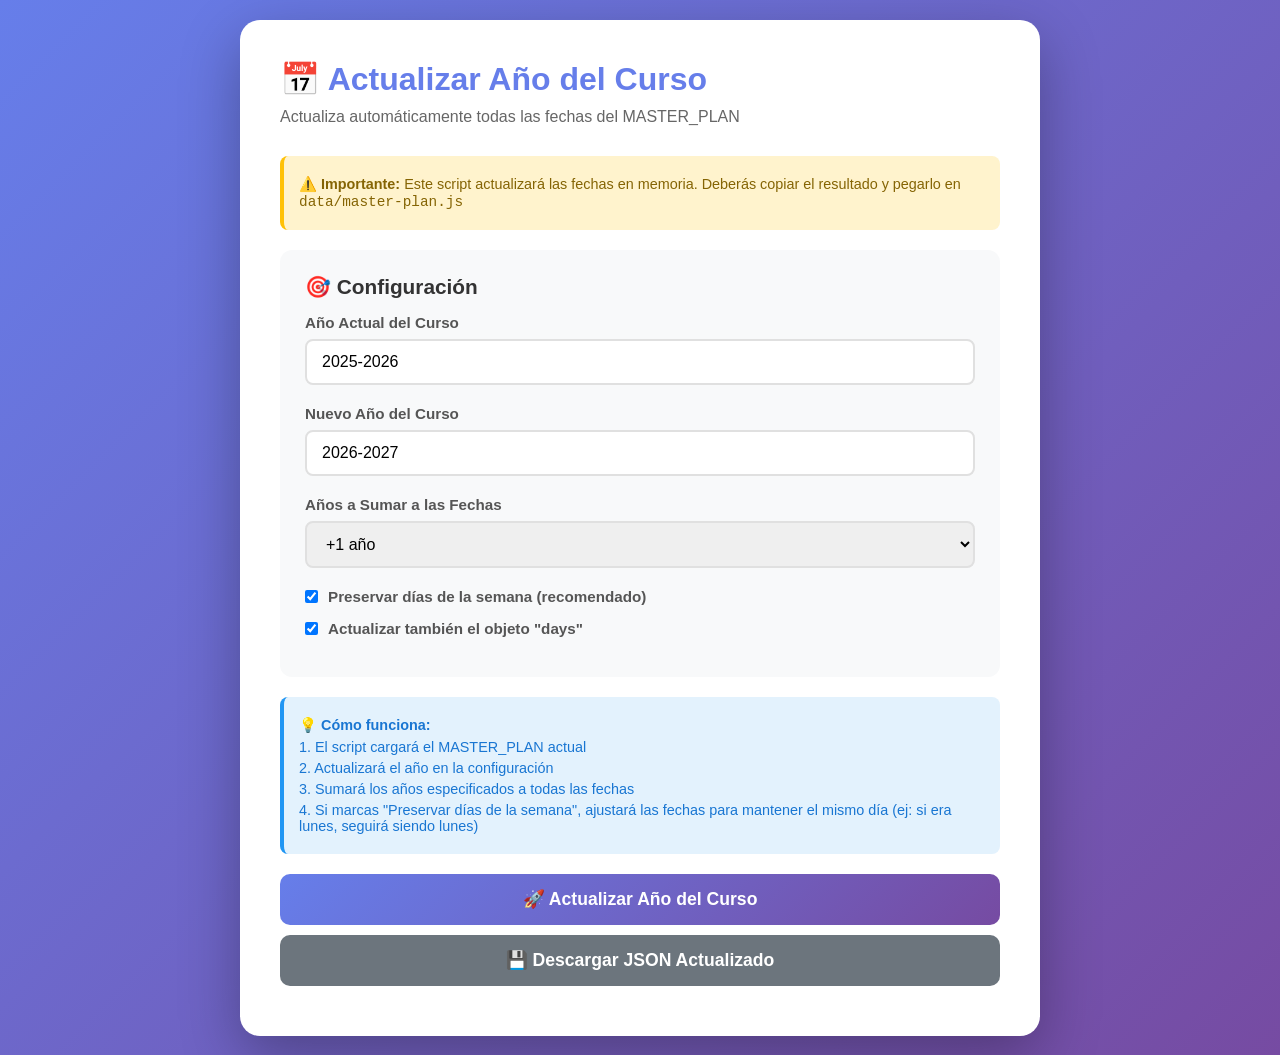
<file: ACTUALIZAR-AÑO-CURSO.html>
<!DOCTYPE html>
<html lang="es">

<head>
    <meta charset="UTF-8">
    <meta name="viewport" content="width=device-width, initial-scale=1.0">
    <title>Actualizar Año del Curso</title>
    <style>
        * {
            margin: 0;
            padding: 0;
            box-sizing: border-box;
        }

        body {
            font-family: 'Segoe UI', Tahoma, Geneva, Verdana, sans-serif;
            background: linear-gradient(135deg, #667eea 0%, #764ba2 100%);
            min-height: 100vh;
            display: flex;
            justify-content: center;
            align-items: center;
            padding: 20px;
        }

        .container {
            background: white;
            border-radius: 20px;
            box-shadow: 0 20px 60px rgba(0, 0, 0, 0.3);
            max-width: 800px;
            width: 100%;
            padding: 40px;
        }

        h1 {
            color: #667eea;
            margin-bottom: 10px;
            font-size: 2rem;
        }

        .subtitle {
            color: #666;
            margin-bottom: 30px;
            font-size: 1rem;
        }

        .section {
            background: #f8f9fa;
            border-radius: 12px;
            padding: 25px;
            margin-bottom: 20px;
        }

        .section h2 {
            color: #333;
            font-size: 1.3rem;
            margin-bottom: 15px;
            display: flex;
            align-items: center;
            gap: 10px;
        }

        .input-group {
            margin-bottom: 20px;
        }

        label {
            display: block;
            color: #555;
            font-weight: 600;
            margin-bottom: 8px;
            font-size: 0.95rem;
        }

        input,
        select {
            width: 100%;
            padding: 12px 15px;
            border: 2px solid #e0e0e0;
            border-radius: 8px;
            font-size: 1rem;
            transition: all 0.3s;
        }

        input:focus,
        select:focus {
            outline: none;
            border-color: #667eea;
            box-shadow: 0 0 0 3px rgba(102, 126, 234, 0.1);
        }

        .checkbox-group {
            display: flex;
            align-items: center;
            gap: 10px;
            margin-bottom: 15px;
        }

        .checkbox-group input[type="checkbox"] {
            width: auto;
            cursor: pointer;
        }

        .checkbox-group label {
            margin: 0;
            cursor: pointer;
        }

        .btn {
            width: 100%;
            padding: 15px;
            border: none;
            border-radius: 10px;
            font-size: 1.1rem;
            font-weight: 600;
            cursor: pointer;
            transition: all 0.3s;
            margin-bottom: 10px;
        }

        .btn-primary {
            background: linear-gradient(135deg, #667eea 0%, #764ba2 100%);
            color: white;
        }

        .btn-primary:hover {
            transform: translateY(-2px);
            box-shadow: 0 10px 25px rgba(102, 126, 234, 0.4);
        }

        .btn-secondary {
            background: #6c757d;
            color: white;
        }

        .btn-secondary:hover {
            background: #5a6268;
        }

        .info-box {
            background: #e3f2fd;
            border-left: 4px solid #2196f3;
            padding: 15px;
            border-radius: 8px;
            margin-bottom: 20px;
        }

        .info-box p {
            color: #1976d2;
            margin: 5px 0;
            font-size: 0.9rem;
        }

        .warning-box {
            background: #fff3cd;
            border-left: 4px solid #ffc107;
            padding: 15px;
            border-radius: 8px;
            margin-bottom: 20px;
        }

        .warning-box p {
            color: #856404;
            margin: 5px 0;
            font-size: 0.9rem;
        }

        .result {
            background: #d4edda;
            border-left: 4px solid #28a745;
            padding: 20px;
            border-radius: 8px;
            margin-top: 20px;
            display: none;
        }

        .result.error {
            background: #f8d7da;
            border-left-color: #dc3545;
        }

        .result h3 {
            color: #155724;
            margin-bottom: 10px;
        }

        .result.error h3 {
            color: #721c24;
        }

        .result pre {
            background: white;
            padding: 15px;
            border-radius: 8px;
            overflow-x: auto;
            font-size: 0.85rem;
            max-height: 400px;
            overflow-y: auto;
        }

        .progress {
            width: 100%;
            height: 30px;
            background: #e0e0e0;
            border-radius: 15px;
            overflow: hidden;
            margin: 20px 0;
            display: none;
        }

        .progress-bar {
            height: 100%;
            background: linear-gradient(90deg, #667eea 0%, #764ba2 100%);
            width: 0%;
            transition: width 0.3s;
            display: flex;
            align-items: center;
            justify-content: center;
            color: white;
            font-weight: 600;
        }
    </style>
</head>

<body>
    <div class="container">
        <h1>📅 Actualizar Año del Curso</h1>
        <p class="subtitle">Actualiza automáticamente todas las fechas del MASTER_PLAN</p>

        <div class="warning-box">
            <p><strong>⚠️ Importante:</strong> Este script actualizará las fechas en memoria. Deberás copiar el
                resultado y pegarlo en <code>data/master-plan.js</code></p>
        </div>

        <div class="section">
            <h2>🎯 Configuración</h2>

            <div class="input-group">
                <label for="currentYear">Año Actual del Curso</label>
                <input type="text" id="currentYear" value="2025-2026" placeholder="2025-2026">
            </div>

            <div class="input-group">
                <label for="newYear">Nuevo Año del Curso</label>
                <input type="text" id="newYear" value="2026-2027" placeholder="2026-2027">
            </div>

            <div class="input-group">
                <label for="yearsToAdd">Años a Sumar a las Fechas</label>
                <select id="yearsToAdd">
                    <option value="1" selected>+1 año</option>
                    <option value="2">+2 años</option>
                    <option value="3">+3 años</option>
                    <option value="4">+4 años</option>
                    <option value="5">+5 años</option>
                </select>
            </div>

            <div class="checkbox-group">
                <input type="checkbox" id="preserveWeekdays" checked>
                <label for="preserveWeekdays">Preservar días de la semana (recomendado)</label>
            </div>

            <div class="checkbox-group">
                <input type="checkbox" id="updateDays" checked>
                <label for="updateDays">Actualizar también el objeto "days"</label>
            </div>
        </div>

        <div class="info-box">
            <p><strong>💡 Cómo funciona:</strong></p>
            <p>1. El script cargará el MASTER_PLAN actual</p>
            <p>2. Actualizará el año en la configuración</p>
            <p>3. Sumará los años especificados a todas las fechas</p>
            <p>4. Si marcas "Preservar días de la semana", ajustará las fechas para mantener el mismo día (ej: si era
                lunes, seguirá siendo lunes)</p>
        </div>

        <button class="btn btn-primary" onclick="updateYear()">
            🚀 Actualizar Año del Curso
        </button>

        <button class="btn btn-secondary" onclick="downloadJSON()">
            💾 Descargar JSON Actualizado
        </button>

        <div class="progress" id="progress">
            <div class="progress-bar" id="progressBar">0%</div>
        </div>

        <div class="result" id="result">
            <h3 id="resultTitle">✅ Actualización Completada</h3>
            <p id="resultMessage"></p>
            <pre id="resultCode"></pre>
        </div>
    </div>

    <script>
        let updatedPlan = null;

        function updateYear() {
            const currentYear = document.getElementById('currentYear').value.trim();
            const newYear = document.getElementById('newYear').value.trim();
            const yearsToAdd = parseInt(document.getElementById('yearsToAdd').value);
            const preserveWeekdays = document.getElementById('preserveWeekdays').checked;
            const updateDays = document.getElementById('updateDays').checked;

            // Validar inputs
            if (!currentYear || !newYear) {
                showError('Por favor, completa todos los campos');
                return;
            }

            if (!/^\d{4}-\d{4}$/.test(currentYear) || !/^\d{4}-\d{4}$/.test(newYear)) {
                showError('El formato del año debe ser YYYY-YYYY (ej: 2025-2026)');
                return;
            }

            // Verificar que MASTER_PLAN existe
            if (!window.MASTER_PLAN) {
                showError('MASTER_PLAN no está cargado. Asegúrate de abrir esta página desde la misma carpeta que Planificacion-Docente.html');
                return;
            }

            // Mostrar progreso
            showProgress();

            // Clonar MASTER_PLAN
            try {
                updatedPlan = JSON.parse(JSON.stringify(window.MASTER_PLAN));
                updateProgress(10, 'Clonando MASTER_PLAN...');

                // Actualizar año en config
                if (updatedPlan.config) {
                    updatedPlan.config.year = newYear;
                }
                updateProgress(20, 'Actualizando configuración...');

                // Actualizar fechas de semanas
                if (updatedPlan.weeks && Array.isArray(updatedPlan.weeks)) {
                    updateProgress(30, `Actualizando ${updatedPlan.weeks.length} semanas...`);

                    updatedPlan.weeks = updatedPlan.weeks.map((week, index) => {
                        const newWeek = { ...week };

                        if (week.date_from) {
                            newWeek.date_from = updateDate(week.date_from, yearsToAdd, preserveWeekdays);
                        }

                        if (week.date_to) {
                            newWeek.date_to = updateDate(week.date_to, yearsToAdd, preserveWeekdays);
                        }

                        updateProgress(30 + (index / updatedPlan.weeks.length) * 40,
                            `Actualizando semana ${index + 1}/${updatedPlan.weeks.length}...`);

                        return newWeek;
                    });
                }

                // Actualizar fechas en days
                if (updateDays && updatedPlan.days) {
                    updateProgress(70, 'Actualizando días...');
                    const newDays = {};

                    Object.entries(updatedPlan.days).forEach(([dateStr, dayData]) => {
                        const newDate = updateDate(dateStr, yearsToAdd, preserveWeekdays);
                        newDays[newDate] = dayData;
                    });

                    updatedPlan.days = newDays;
                }

                updateProgress(90, 'Finalizando...');

                // Restaurar funciones
                updatedPlan.getWeek = function (weekId) { return this.weeks.find(w => w.week_id === weekId); };
                updatedPlan.getPhase = function (phaseId) { return this.phases[phaseId]; };
                updatedPlan.getModule = function (moduleId) { return this.modules[moduleId.toUpperCase()]; };

                updateProgress(100, '¡Completado!');

                // Mostrar resultado
                showSuccess(currentYear, newYear, yearsToAdd);

            } catch (error) {
                showError('Error al procesar: ' + error.message);
                console.error(error);
            }
        }

        function updateDate(dateStr, yearsToAdd, preserveWeekdays) {
            const date = new Date(dateStr + 'T00:00:00');

            if (preserveWeekdays) {
                // Sumar años
                date.setFullYear(date.getFullYear() + yearsToAdd);

                // Ajustar para mantener el mismo día de la semana
                const originalWeekday = new Date(dateStr + 'T00:00:00').getDay();
                const newWeekday = date.getDay();
                const diff = originalWeekday - newWeekday;

                if (diff !== 0) {
                    date.setDate(date.getDate() + diff);
                }
            } else {
                // Solo sumar años
                date.setFullYear(date.getFullYear() + yearsToAdd);
            }

            return date.toISOString().split('T')[0];
        }

        function showProgress() {
            document.getElementById('progress').style.display = 'block';
            document.getElementById('result').style.display = 'none';
        }

        function updateProgress(percent, message) {
            const progressBar = document.getElementById('progressBar');
            progressBar.style.width = percent + '%';
            progressBar.textContent = message;
        }

        function showSuccess(currentYear, newYear, yearsToAdd) {
            const result = document.getElementById('result');
            const resultTitle = document.getElementById('resultTitle');
            const resultMessage = document.getElementById('resultMessage');
            const resultCode = document.getElementById('resultCode');

            result.className = 'result';
            result.style.display = 'block';

            resultTitle.textContent = '✅ Actualización Completada';
            resultMessage.innerHTML = `
                <strong>Cambios realizados:</strong><br>
                • Año actualizado: ${currentYear} → ${newYear}<br>
                • Fechas actualizadas: +${yearsToAdd} año(s)<br>
                • Semanas procesadas: ${updatedPlan.weeks.length}<br>
                • Días procesados: ${Object.keys(updatedPlan.days || {}).length}<br><br>
                <strong>📋 Próximos pasos:</strong><br>
                1. Copia el código de abajo<br>
                2. Abre <code>data/master-plan.js</code><br>
                3. Reemplaza <code>window.MASTER_PLAN = { ... }</code> con el código copiado<br>
                4. Guarda el archivo<br>
                5. Recarga la aplicación
            `;

            const code = `window.MASTER_PLAN = ${JSON.stringify(updatedPlan, null, 2)};

// Restaurar funciones
window.MASTER_PLAN.getWeek = function(weekId) { return this.weeks.find(w => w.week_id === weekId); };
window.MASTER_PLAN.getPhase = function(phaseId) { return this.phases[phaseId]; };
window.MASTER_PLAN.getModule = function(moduleId) { return this.modules[moduleId.toUpperCase()]; };

console.log('✅ MASTER_PLAN cargado con Motor de Fichas Dinámico');`;

            resultCode.textContent = code;

            // Ocultar progreso
            setTimeout(() => {
                document.getElementById('progress').style.display = 'none';
            }, 500);
        }

        function showError(message) {
            const result = document.getElementById('result');
            const resultTitle = document.getElementById('resultTitle');
            const resultMessage = document.getElementById('resultMessage');
            const resultCode = document.getElementById('resultCode');

            result.className = 'result error';
            result.style.display = 'block';

            resultTitle.textContent = '❌ Error';
            resultMessage.textContent = message;
            resultCode.textContent = '';

            document.getElementById('progress').style.display = 'none';
        }

        function downloadJSON() {
            if (!updatedPlan) {
                alert('Primero debes actualizar el año del curso');
                return;
            }

            const dataStr = JSON.stringify(updatedPlan, null, 2);
            const dataBlob = new Blob([dataStr], { type: 'application/json' });
            const url = URL.createObjectURL(dataBlob);
            const link = document.createElement('a');
            link.href = url;
            link.download = `master-plan-${updatedPlan.config.year}.json`;
            link.click();
            URL.revokeObjectURL(url);

            alert(`✅ Archivo descargado: master-plan-${updatedPlan.config.year}.json`);
        }

        // Cargar MASTER_PLAN si está disponible
        window.addEventListener('load', () => {
            if (window.MASTER_PLAN) {
                console.log('✅ MASTER_PLAN detectado');
                console.log('📊 Semanas disponibles:', window.MASTER_PLAN.weeks?.length);
                console.log('📅 Año actual:', window.MASTER_PLAN.config?.year);
            } else {
                console.warn('⚠️ MASTER_PLAN no detectado. Abre esta página desde la carpeta de la aplicación.');
            }
        });
    </script>
</body>

</html>
</file>
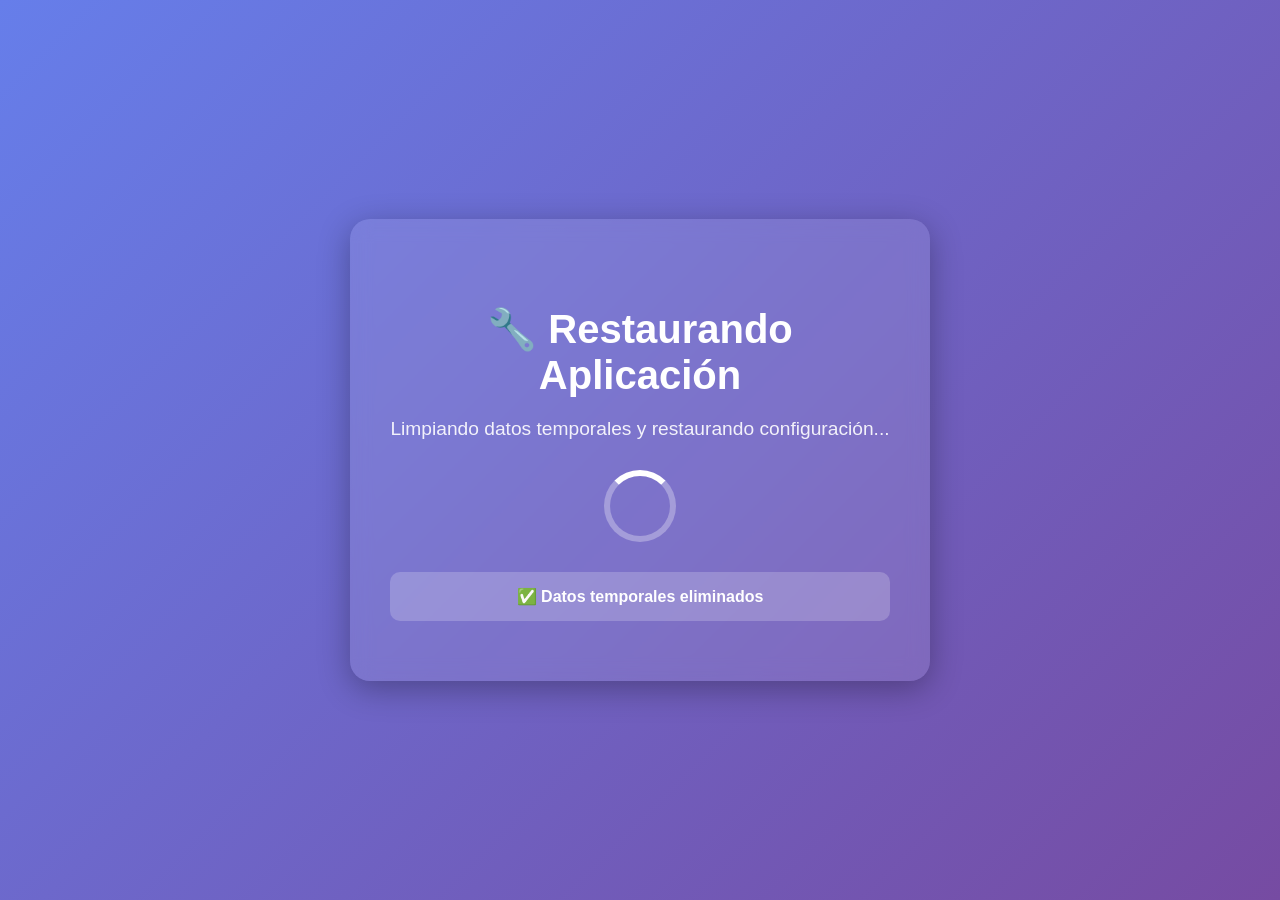
<file: LIMPIAR-Y-RESTAURAR.html>
<!DOCTYPE html>
<html lang="es">

<head>
    <meta charset="UTF-8">
    <meta name="viewport" content="width=device-width, initial-scale=1.0">
    <title>Limpiando y Restaurando...</title>
    <style>
        body {
            font-family: 'Segoe UI', Tahoma, Geneva, Verdana, sans-serif;
            display: flex;
            justify-content: center;
            align-items: center;
            min-height: 100vh;
            margin: 0;
            background: linear-gradient(135deg, #667eea 0%, #764ba2 100%);
            color: white;
        }

        .container {
            text-align: center;
            background: rgba(255, 255, 255, 0.1);
            padding: 60px 40px;
            border-radius: 20px;
            backdrop-filter: blur(10px);
            box-shadow: 0 8px 32px rgba(0, 0, 0, 0.3);
            max-width: 500px;
        }

        h1 {
            font-size: 2.5rem;
            margin-bottom: 20px;
            animation: pulse 1.5s ease-in-out infinite;
        }

        p {
            font-size: 1.2rem;
            margin-bottom: 30px;
            opacity: 0.9;
        }

        .spinner {
            width: 60px;
            height: 60px;
            border: 6px solid rgba(255, 255, 255, 0.3);
            border-top-color: white;
            border-radius: 50%;
            margin: 30px auto;
            animation: spin 1s linear infinite;
        }

        .status {
            font-size: 1rem;
            margin-top: 20px;
            padding: 15px;
            background: rgba(255, 255, 255, 0.2);
            border-radius: 10px;
            font-weight: 600;
        }

        .success {
            color: #4ade80;
        }

        @keyframes spin {
            to {
                transform: rotate(360deg);
            }
        }

        @keyframes pulse {

            0%,
            100% {
                transform: scale(1);
            }

            50% {
                transform: scale(1.05);
            }
        }
    </style>
</head>

<body>
    <div class="container">
        <h1>🔧 Restaurando Aplicación</h1>
        <p>Limpiando datos temporales y restaurando configuración...</p>
        <div class="spinner"></div>
        <div class="status" id="status">Iniciando proceso...</div>
    </div>

    <script>
        // Función para actualizar el estado
        function updateStatus(message, isSuccess = false) {
            const statusEl = document.getElementById('status');
            statusEl.textContent = message;
            if (isSuccess) {
                statusEl.classList.add('success');
            }
        }

        // Proceso de limpieza y restauración
        async function cleanAndRestore() {
            try {
                // Paso 1: Limpiar localStorage
                updateStatus('🗑️ Limpiando datos temporales...');
                await new Promise(resolve => setTimeout(resolve, 1000));

                localStorage.clear();
                updateStatus('✅ Datos temporales eliminados');
                await new Promise(resolve => setTimeout(resolve, 500));

                // Paso 2: Limpiar sessionStorage
                updateStatus('🗑️ Limpiando sesión...');
                await new Promise(resolve => setTimeout(resolve, 500));

                sessionStorage.clear();
                updateStatus('✅ Sesión limpiada');
                await new Promise(resolve => setTimeout(resolve, 500));

                // Paso 3: Preparar redirección
                updateStatus('🔄 Preparando redirección...', true);
                await new Promise(resolve => setTimeout(resolve, 1000));

                // Paso 4: Redirigir
                updateStatus('✅ ¡Listo! Redirigiendo...', true);
                await new Promise(resolve => setTimeout(resolve, 1000));

                // Redirigir a la página principal
                window.location.href = 'Planificacion-Docente.html';

            } catch (error) {
                updateStatus('❌ Error: ' + error.message);
                console.error('Error durante la limpieza:', error);

                // Intentar redirección de todos modos después de 3 segundos
                setTimeout(() => {
                    window.location.href = 'Planificacion-Docente.html';
                }, 3000);
            }
        }

        // Iniciar el proceso automáticamente
        window.addEventListener('load', cleanAndRestore);
    </script>
</body>

</html>
</file>
